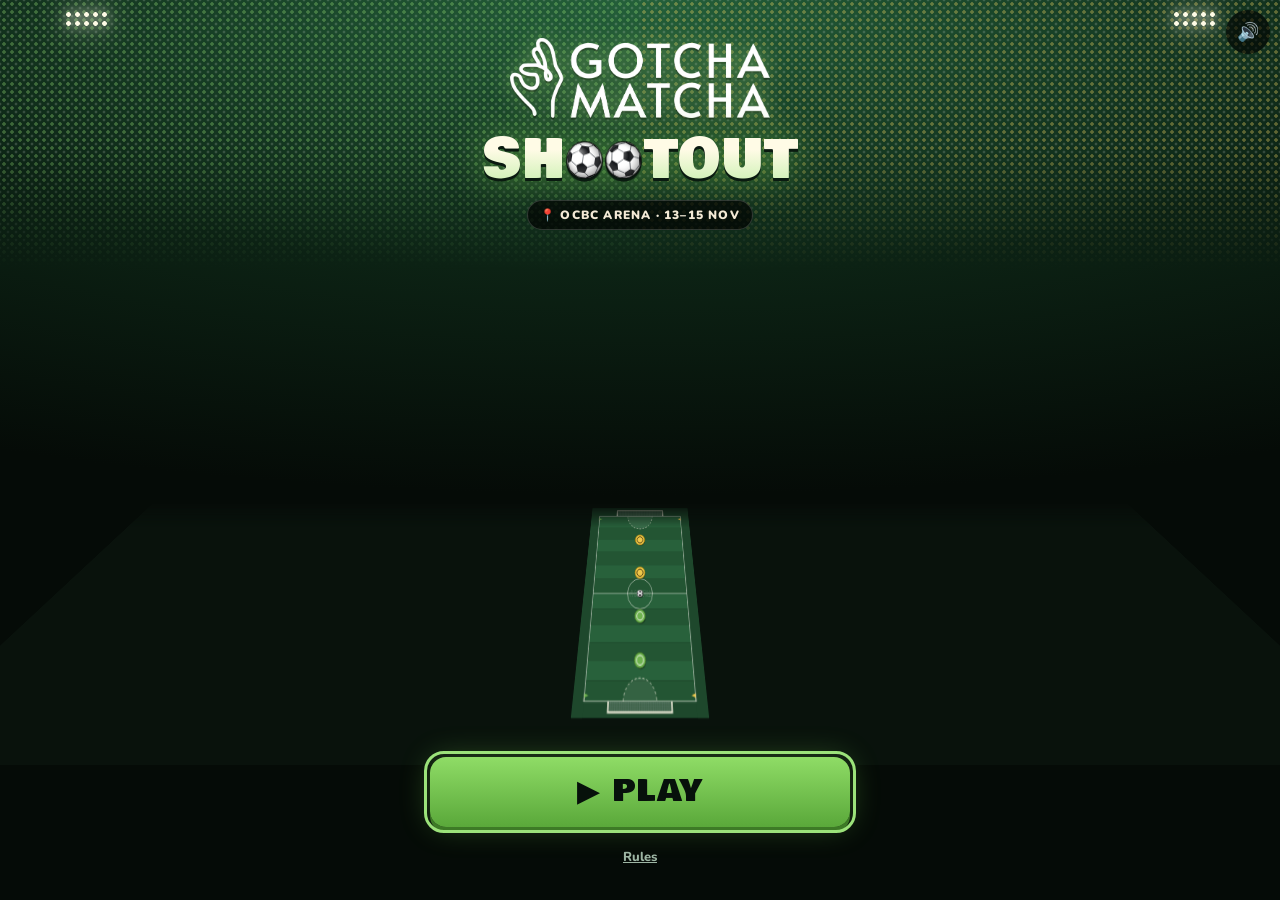
<file: 3v3/index.html>
<!doctype html>
<html lang="en">
<head>
<meta charset="utf-8">
<meta name="viewport" content="width=device-width, initial-scale=1, viewport-fit=cover">
<meta name="theme-color" content="#07110b">
<meta name="robots" content="noindex">
<title>Gotcha Shootout</title>
<meta name="description" content="Finger football at the Gotcha Matcha booth.">
<link rel="preconnect" href="https://fonts.googleapis.com">
<link rel="preconnect" href="https://fonts.gstatic.com" crossorigin>
<link rel="stylesheet" href="https://fonts.googleapis.com/css2?family=Nunito:wght@600;700;800;900&family=Bowlby+One&display=swap">
<link rel="stylesheet" href="assets/3v3.css?v=16">
</head>
<body>
<!-- Screens, ids and words = mock-up rev 4 (owner yes to rev 3 ~20:52 + "fewest words", DECISIONS 12 Nov). The skin lives in 3v3.css only. -->
<main class="app" id="app">
  <button class="sbtn" id="soundBtn" aria-pressed="true" aria-label="Sound on">🔊</button>
  <button class="tbtn" id="ticketBtn" aria-label="Your prize" hidden>🎟</button>
  <!-- rev 5–8 stadium behind every screen but the match: crowd, floodlight towers, sweeping beams, camera flashes -->
  <div class="stadium" id="stadium" aria-hidden="true"><div class="crowd"></div><div class="beam l"></div><div class="beam r"></div><div class="tower l"></div><div class="tower r"></div></div>

  <section class="scr" id="s-home">
    <canvas class="bgpitch" id="bgpitch" aria-hidden="true"></canvas>
    <img class="logo hero" src="../assets/img/logo-lockup-white.webp" alt="Gotcha Matcha" width="260" height="80">
    <h1 class="title" aria-label="Shootout">SH<b class="ballo"></b><b class="ballo"></b>TOUT</h1>
    <span class="chip">📍 OCBC ARENA · 13–15 NOV</span>
    <div class="spacer"></div>
    <button class="btn kick" id="goJoin">▶ PLAY</button>
    <div class="ticker" id="ticker" aria-hidden="true" hidden><span id="tickerTxt"></span></div>
    <a class="small lnk" href="rules/">Rules</a>
  </section>

  <section class="scr" id="s-join" hidden>
    <h2 class="h2">Follow our social to start the game</h2>   <!-- owner 13 Nov: IG only, his words as the one line, not just a button -->
    <div class="step">
      <a class="btn y" id="igJoin" target="_blank" rel="noopener">📷 Follow @gotchamatcha.sg</a>
    </div>
    <p class="err" id="tgErr" role="alert" hidden>Follow us first</p>
    <div class="spacer"></div>
    <button class="btn" id="goPick">▶ Play</button>
  </section>

  <section class="scr" id="s-mode" hidden>
    <button class="mode bot" id="mSolo"><span class="mtxt"><b>🤖 VS BOT</b><span id="mSoloSub">1 goal wins</span><i class="heat" aria-label="hardest">🔥🔥🔥🔥🔥</i></span><span class="mart big" aria-hidden="true">⚽</span></button>
    <button class="mode friends" id="mMulti"><span class="mtxt"><b>👥 FRIENDS</b><span id="mMultiSub">2–4 players</span></span><span class="mart"><svg class="jersey" viewBox="0 0 64 64" aria-hidden="true"><path d="M10 6 22 2Q32 9 42 2L54 6 64 18 54 26 50 22V62H14V22L10 26 0 18Z" fill="#6fbf4a" stroke="#0b1a10" stroke-width="2.5"/><text x="32" y="48" text-anchor="middle" font-family="Bowlby One, Impact" font-size="22" fill="#0b1a10">7</text></svg><svg class="jersey" viewBox="0 0 64 64" aria-hidden="true"><path d="M10 6 22 2Q32 9 42 2L54 6 64 18 54 26 50 22V62H14V22L10 26 0 18Z" fill="#fff3b0" stroke="#0b1a10" stroke-width="2.5"/><text x="32" y="48" text-anchor="middle" font-family="Bowlby One, Impact" font-size="22" fill="#0b1a10">10</text></svg></span></button>
  </section>

  <!-- owner ~05:36 (§16): FRIENDS = create a game or join one; no 1 V 1 / 2 V 2 choice (2–4 players) -->
  <section class="scr" id="s-multi" hidden>
    <h2 class="h2">👥 Friends</h2>
    <button class="mode pick" id="fCreate"><span class="mtxt"><b>＋ CREATE GAME</b><span>Get a code</span></span></button>
    <button class="mode pick y" id="fJoin"><span class="mtxt"><b>🔑 JOIN GAME</b><span>Type a code</span></span></button>
    <div class="spacer"></div>
    <button class="btn ghost" id="multiBack" aria-label="Back">↩</button>
  </section>

  <section class="scr" id="s-code" hidden>
    <h2 class="h2">Code</h2>
    <form class="coderow" id="joinForm" autocomplete="off">
      <input class="codein" id="codeIn" maxlength="4" autocomplete="off" autocapitalize="characters" spellcheck="false" placeholder="CODE" aria-label="Game code">
      <button class="btn y" id="joinGo" type="submit">Join</button>
    </form>
    <p class="err" id="codeErr" role="alert" hidden>Wrong code</p>
    <div class="spacer"></div>
    <button class="btn ghost" id="codeBack" aria-label="Back">↩</button>
  </section>

  <section class="scr" id="s-lobby" hidden>
    <p class="small" id="roomKind">1 V 1</p>
    <div class="count led" id="lCount">----</div>
    <p class="small" id="roomHint">Share this code</p>
    <div class="slots" id="slots"></div>
    <div class="spacer"></div>
    <p class="small" id="roomFoot"></p>
    <button class="btn" id="startGo" hidden>▶ Start</button>
    <button class="btn y" id="vsBot" hidden>🤖 vs Bot</button>
    <button class="btn ghost" id="leaveGo">Leave</button>
  </section>

  <section class="scr" id="s-match" hidden>
    <canvas id="pitch" aria-label="Football pitch. Your finger is your player: move it to hit the ball into the goal."></canvas>
    <div class="hud"><span class="tchip m" id="hudA">MATCHA</span><span class="hscore" id="hudScore" hidden>0 – 0</span><span class="tchip yz" id="hudB">YUZU</span><span class="clock" id="clock">60</span></div>
    <div class="banner" id="banner"></div>
    <div class="hint" id="hint" aria-label="Drag your player"><span class="fing">👆</span> ↑</div>
    <div class="offb" id="offBadge" hidden>Offline · no prize</div>
  </section>

  <section class="scr" id="s-result" hidden>
    <div class="trophy" id="trophy" aria-hidden="true">🏆</div>
    <h2 class="big" id="rTitle">WIN!</h2>
    <p class="pb" id="pb" hidden></p>
    <p class="small" id="rEyebrow">1 – 0</p>
    <p class="small" id="noPrize" hidden></p>
    <div class="prize" id="prize" hidden></div>   <!-- the voucher (assets/voucher.js) -->
    <div class="spacer"></div>
    <button class="btn" id="again">↻ Again</button>
    <button class="btn ghost" id="back" aria-label="Back">↩</button>
  </section>

  <!-- kill switch / no server (CTO G1 §9.5) -->
  <section class="scr" id="s-rest" hidden>
    <img class="logo" src="../assets/img/logo-lockup-white.webp" alt="Gotcha Matcha" width="132" height="40">
    <h2 class="h2">The game is resting</h2>
    <div class="step">
      <a class="btn y" id="restTg" target="_blank" rel="noopener">✈️ Telegram</a>
      <a class="btn ghost" id="restIg" target="_blank" rel="noopener">📷 Instagram</a>
    </div>
    <div class="spacer"></div>
    <button class="btn ghost" id="restRetry" aria-label="Try again">↻</button>
  </section>

  <canvas class="fxl" id="fx" aria-hidden="true"></canvas>
  <!-- the prize ticket: open from 🎟 on any screen until it is used or expires (adversarial S1: a code never vanishes) -->
  <div class="sheet" id="ticket" role="dialog" aria-label="Your prize" hidden>
    <div class="prize" id="tCard"></div>
    <button class="btn ghost" id="ticketClose" aria-label="Close">✕</button>
  </div>
  <div class="pill" id="pill" hidden>Reconnecting…</div>
  <div class="pill busy" id="busy" role="status" hidden><i class="spin" aria-hidden="true"></i>Full · 1 sec</div>
  <div class="toast" id="toast" hidden></div>
  <div class="dbg" id="dbg" hidden></div>
  <div class="ribbon" id="ribbon" hidden></div>
</main>
<script src="assets/sim.js?v=7"></script>
<script src="assets/logic.js?v=10"></script>
<script src="assets/net.js?v=8"></script>
<script src="assets/fake.js?v=12"></script>
<script src="assets/ball3d.js?v=1"></script>
<script src="assets/draw.js?v=6"></script>
<script src="assets/sfx.js?v=14"></script>
<script src="assets/fx.js?v=5"></script>
<script src="assets/voucher.js?v=2"></script>
<script src="assets/game.js?v=18"></script>
<script src="assets/titleballs.js?v=1"></script>
</body>
</html>
</file>
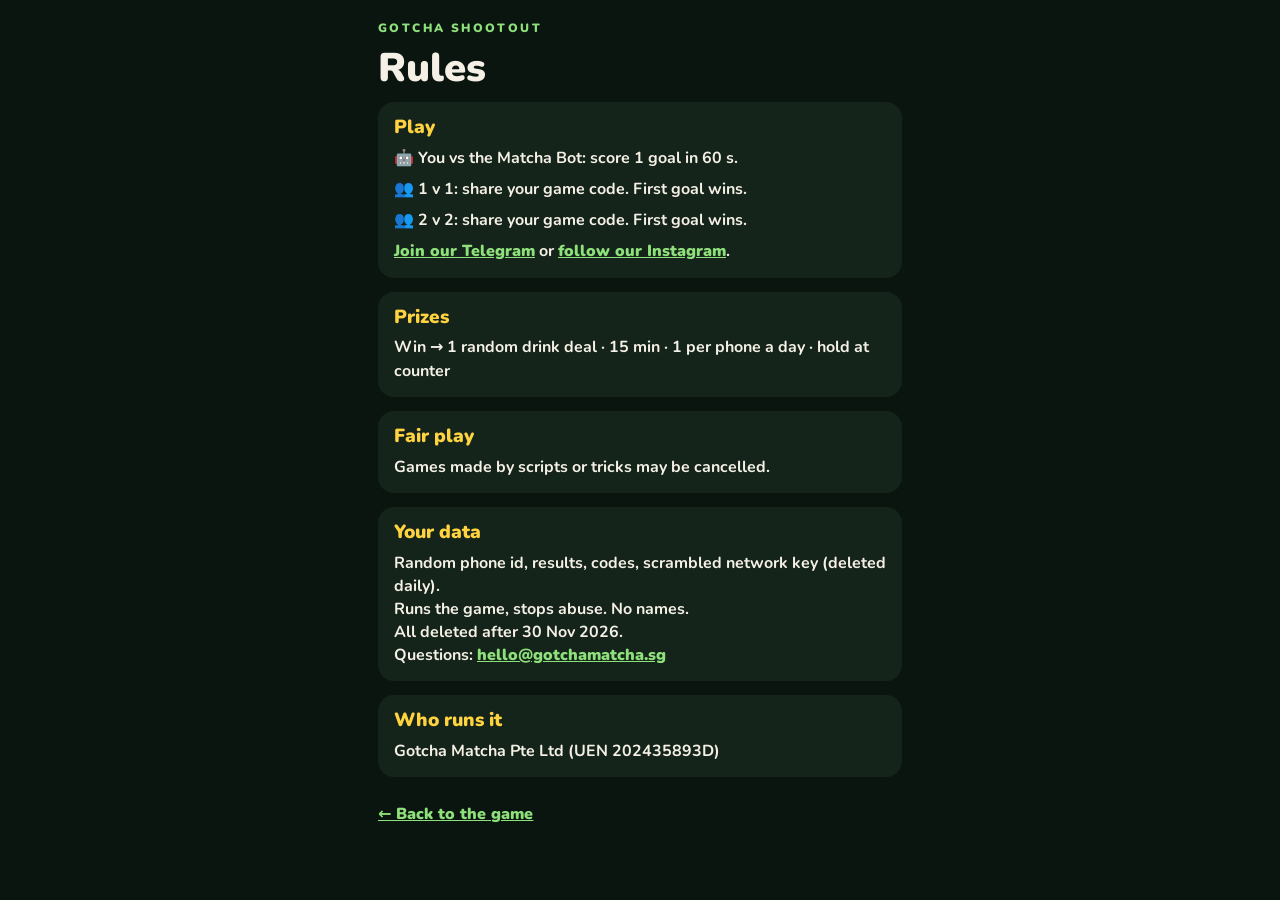
<file: 3v3/rules/index.html>
<!doctype html>
<html lang="en">
<head>
<meta name="robots" content="noindex">
<meta charset="utf-8">
<meta name="viewport" content="width=device-width, initial-scale=1, viewport-fit=cover">
<meta name="theme-color" content="#0b150f">
<title>Gotcha Shootout · Rules</title>
<meta name="description" content="Gotcha Shootout: how to play, prizes, fair play, your data, who runs it.">
<link rel="preconnect" href="https://fonts.googleapis.com">
<link rel="preconnect" href="https://fonts.gstatic.com" crossorigin>
<link rel="stylesheet" href="https://fonts.googleapis.com/css2?family=Nunito:wght@700;800;900&display=swap">
<style>
/* Rules: short lines only (owner 12 Nov ~20:52, "fewest words"), phone first (375 px). No script: the facts are fixed for the event. */
:root{--night:#0b150f;--card:#14241a;--cream:#f5f0e5;--muted:#a9b8ab;--green:#8ee07a;--yuzu:#ffd23f;--font:"Nunito",ui-rounded,system-ui,-apple-system,"Segoe UI",Roboto,sans-serif}
*{box-sizing:border-box}
html,body{margin:0;background:var(--night);color:var(--cream);font-family:var(--font);-webkit-text-size-adjust:100%}
main{max-width:560px;margin:0 auto;padding:calc(22px + env(safe-area-inset-top,0px)) max(18px,env(safe-area-inset-left,0px)) 40px;display:flex;flex-direction:column;gap:14px}
.eyebrow{margin:0;font:900 12px/1 var(--font);letter-spacing:.2em;color:var(--green)}
h1{margin:0;font:900 40px/1 var(--font)}
.card{background:var(--card);border-radius:16px;padding:14px 16px}
h2{margin:0 0 8px;font:900 19px/1.2 var(--font);color:var(--yuzu)}
p,li{margin:0;font:700 16px/1.45 var(--font)}
ul{margin:0;padding:0;list-style:none;display:flex;flex-direction:column;gap:8px}
a{color:var(--green);font-weight:900}
.back{display:inline-block;min-height:44px;padding:12px 0}
</style>
</head>
<body>
<main>
  <p class="eyebrow">GOTCHA SHOOTOUT</p>
  <h1>Rules</h1>

  <div class="card">
    <h2>Play</h2>
    <ul>
      <li>🤖 You vs the Matcha Bot: score 1 goal in 60 s.</li>
      <li>👥 1 v 1: share your game code. First goal wins.</li>
      <li>👥 2 v 2: share your game code. First goal wins.</li>
      <li><a href="https://t.me/gotchamatchasg" rel="noopener">Join our Telegram</a> or <a href="https://www.instagram.com/gotchamatcha.sg/" rel="noopener">follow our Instagram</a>.</li>
    </ul>
  </div>

  <div class="card">
    <h2>Prizes</h2>
    <p>Win → 1 random drink deal · 15 min · 1 per phone a day · hold at counter</p>
  </div>

  <div class="card">
    <h2>Fair play</h2>
    <p>Games made by scripts or tricks may be cancelled.</p>
  </div>

  <div class="card">
    <h2>Your data</h2>
    <!-- review #15: what is kept, why, and a contact -->
    <p>Random phone id, results, codes, scrambled network key (deleted daily).<br>Runs the game, stops abuse. No names.<br>All deleted after 30 Nov 2026.<br>Questions: <a href="mailto:hello@gotchamatcha.sg">hello@gotchamatcha.sg</a></p>
  </div>

  <div class="card">
    <h2>Who runs it</h2>
    <p>Gotcha Matcha Pte Ltd (UEN 202435893D)</p>
  </div>

  <a class="back" href="../">← Back to the game</a>
</main>
</body>
</html>
</file>
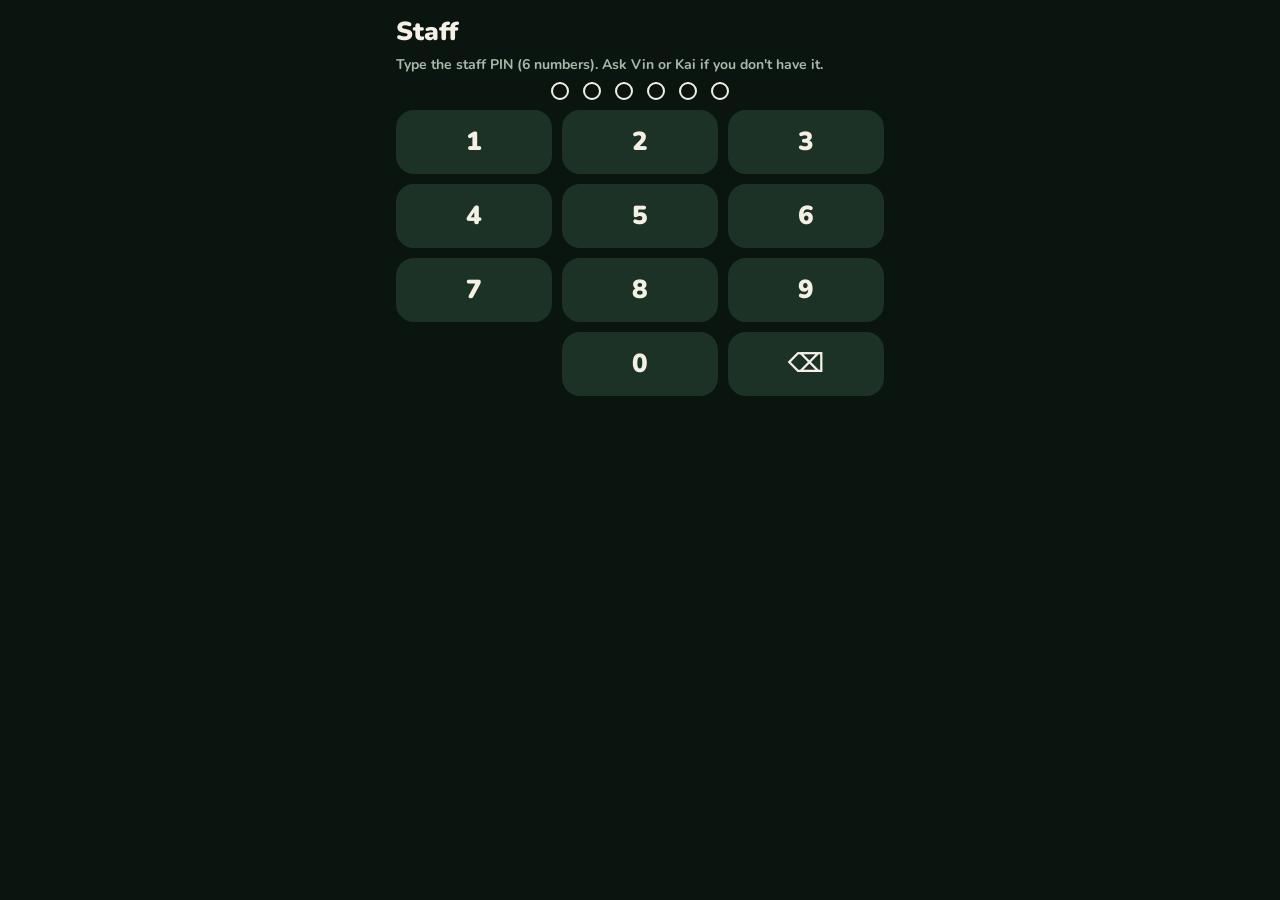
<file: 3v3/staff/index.html>
<!doctype html>
<html lang="en">
<head>
<meta charset="utf-8">
<meta name="viewport" content="width=device-width, initial-scale=1, viewport-fit=cover">
<meta name="theme-color" content="#0b150f">
<meta name="robots" content="noindex">
<title>Gotcha Shootout · Staff</title>
<link rel="preconnect" href="https://fonts.googleapis.com">
<link rel="preconnect" href="https://fonts.gstatic.com" crossorigin>
<link rel="stylesheet" href="https://fonts.googleapis.com/css2?family=Nunito:wght@700;800;900&display=swap">
<style>
/* Staff phone at the booth: one column, big targets (≥ 44 px), green / red / amber only for meaning. */
:root{--night:#0b150f;--card:#14241a;--cream:#f5f0e5;--muted:#a9b8ab;--green:#8ee07a;--red:#ff8a7a;--amber:#ffc65c;--font:"Nunito",ui-rounded,system-ui,-apple-system,"Segoe UI",Roboto,sans-serif}
*{box-sizing:border-box}
html,body{margin:0;background:var(--night);color:var(--cream);font-family:var(--font);-webkit-text-size-adjust:100%}
main{max-width:520px;margin:0 auto;padding:calc(18px + env(safe-area-inset-top,0px)) max(16px,env(safe-area-inset-left,0px)) 40px;display:flex;flex-direction:column;gap:16px}
h1{margin:0;font:900 26px/1.1 var(--font)}
h2{margin:0;font:900 19px/1.2 var(--font)}
p{margin:0}
.sub{font:700 14px/1.4 var(--font);color:var(--muted)}
.test{background:#ffd23f;color:#0b1a10;font:900 12px/1 var(--font);letter-spacing:.06em;padding:8px 10px;border-radius:8px;text-align:center}
.top{display:flex;justify-content:space-between;align-items:center;gap:10px}
.dots{display:flex;gap:14px;justify-content:center;margin:8px 0}
.dots i{width:18px;height:18px;border-radius:50%;border:2px solid var(--cream)}
.dots i.f{background:var(--cream)}
.pad{display:grid;grid-template-columns:repeat(3,1fr);gap:10px}
.pad button{min-height:64px;border-radius:18px;border:0;background:#1d3226;color:var(--cream);font:900 26px/1 var(--font);cursor:pointer}
.pad button:active{background:#2a4535}
.err{font:800 15px/1.35 var(--font);color:var(--red)}
.how{background:var(--card);border-radius:14px;padding:12px 14px;font:800 15px/1.4 var(--font)}
.code{width:100%;min-height:76px;border-radius:16px;border:3px solid #3b5a46;background:#0e1c14;color:var(--cream);text-align:center;
  font:900 44px/1 ui-monospace,Menlo,Consolas,monospace;letter-spacing:.22em;padding:0 0 0 .22em;text-transform:uppercase}
.code:focus{outline:none;border-color:var(--green)}
.row{display:flex;justify-content:space-between;align-items:center;gap:10px}
.card{border-radius:18px;padding:16px;background:var(--card);display:flex;flex-direction:column;gap:6px;border:2px solid transparent}
.card .head{font:900 40px/1 var(--font);letter-spacing:.02em}
.card p{font:800 17px/1.35 var(--font)}
.card.warn{border-color:var(--amber)} .card.warn .head{color:var(--amber);font-size:26px}
.card.bad{border-color:var(--red)} .card.bad .head{color:var(--red);font-size:30px}
.status{border-radius:18px;padding:16px;display:flex;flex-direction:column;gap:6px}
.status .head{font:900 28px/1.1 var(--font)}
.status p{font:800 16px/1.35 var(--font)}
.status.ok{background:#1f6b2f;color:#fff} .status.bad{background:#8d2418;color:#fff} .status.warn{background:#7a5400;color:#fff} .status.info{background:#1d3226}
.hold{position:relative;overflow:hidden;width:100%;min-height:72px;border-radius:18px;border:3px solid var(--green);background:transparent;color:var(--cream);
  font:900 21px/1 var(--font);cursor:pointer;touch-action:none;user-select:none;-webkit-user-select:none;-webkit-touch-callout:none}
.hold .fill{position:absolute;top:0;bottom:0;left:0;width:100%;background:#2f8a3f;transform-origin:left;-webkit-transform:scaleX(0);transform:scaleX(0)}
.hold.on .fill{transition:transform 1.5s linear;-webkit-transform:scaleX(1);transform:scaleX(1)}
.hold.done .fill{-webkit-transform:scaleX(1);transform:scaleX(1)}
.hold .t{position:relative}
.hold[disabled]{opacity:.7}
.btn{min-height:52px;border-radius:14px;border:0;background:#2a3b31;color:var(--cream);font:900 17px/1 var(--font);padding:0 18px;cursor:pointer}
.tiles{display:grid;grid-template-columns:repeat(3,1fr);gap:8px}
.tile{background:var(--card);border-radius:12px;padding:10px;display:flex;flex-direction:column;gap:4px}
.tile b{font:900 26px/1 var(--font);font-variant-numeric:tabular-nums}
.tile span{font:800 13px/1.2 var(--font);color:var(--muted)}
.bstat{font:900 24px/1.1 var(--font)} .bstat.ok{color:var(--green)} .bstat.warn{color:var(--amber)}
.seg{display:grid;grid-template-columns:repeat(3,1fr);gap:8px}
.seg button{min-height:56px;border-radius:14px;border:2px solid #3b5a46;background:transparent;color:var(--cream);font:900 17px/1 var(--font);cursor:pointer}
.seg button[aria-pressed="true"]{background:var(--cream);color:#0b1a10;border-color:var(--cream)}
.seg button[disabled]{opacity:.6}
.stale{background:#3a2a12;color:#ffd9a0;border-radius:12px;padding:10px 12px;font:800 14px/1.35 var(--font)}
[hidden]{display:none!important}
@media (prefers-reduced-motion:reduce){.hold.on .fill{transition-duration:0s}}
</style>
</head>
<body>
<main>
  <p class="test" id="test" hidden></p>
  <section id="login">
    <h1>Staff</h1>
    <p class="sub" style="margin-top:8px">Type the staff PIN (6 numbers). Ask Vin or Kai if you don't have it.</p>
    <div class="dots" id="dots" aria-hidden="true"><i></i><i></i><i></i><i></i><i></i><i></i></div>
    <p class="err" id="pinErr" role="alert" hidden></p>
    <div class="pad" id="pad" style="margin-top:10px"></div>
  </section>
  <section id="main" hidden style="display:flex;flex-direction:column;gap:14px">
    <div class="top"><h1>Check a prize code</h1><button class="btn" id="logout" type="button" style="min-height:44px;font-size:14px">Log out</button></div>
    <p class="how">Player holds USE on their phone · check any code here · phone dead? hold to redeem here · codes last 15 min</p>
    <input class="code" id="code" maxlength="10" placeholder="CODE" aria-label="Prize code, 6 characters" autocomplete="off" autocorrect="off"
      autocapitalize="characters" spellcheck="false" inputmode="text" enterkeyhint="done">
    <div class="row"><span class="sub" id="count">0 of 6</span><span class="sub" id="drop" hidden>Codes never use O 0 I 1 L S 5 B 8 Z 2 G</span></div>
    <div class="card" id="card" hidden aria-live="polite"><div class="head" id="head"></div><div id="lines"></div></div>
    <div class="status" id="status" hidden role="status"><div class="head" id="sHead"></div><div id="sLines"></div></div>
    <button class="hold" id="hold" type="button" hidden><span class="fill"></span><span class="t" id="holdT">Hold 1.5 s to redeem</span></button>
    <div class="row"><button class="btn" id="retry" type="button" hidden>Try again</button><button class="btn" id="next" type="button" hidden style="margin-left:auto">Next code</button></div>
    <h2 style="margin-top:12px">Booth</h2>
    <p class="bstat" id="bStat">Game: ?</p>
    <button class="hold" id="pause" type="button" hidden><span class="fill"></span><span class="t" id="pauseT"></span></button>
    <p class="sub">Pause = no new games.</p>
    <p class="bstat" id="bBot">Bot: ?</p>
    <div class="seg" id="levels" role="group" aria-label="Matcha Bot level"><button type="button" data-l="0.8" aria-pressed="false">Easier</button><button type="button" data-l="1" aria-pressed="false">Normal</button><button type="button" data-l="1.2" aria-pressed="false">Harder</button></div>
    <p class="sub">Bot level = single player, from the next game.</p>
    <p class="err" id="bErr" role="alert" hidden></p>
    <h2 style="margin-top:12px">Today</h2>
    <p class="stale" id="stale" hidden>No signal: these numbers may be old.</p>
    <div class="tiles" id="tiles"></div>
    <p class="sub"><span id="updated"></span> · Plays = people's games, not bots.</p>
  </section>
</main>
<script src="staff.js?v=4"></script>
</body>
</html>
</file>
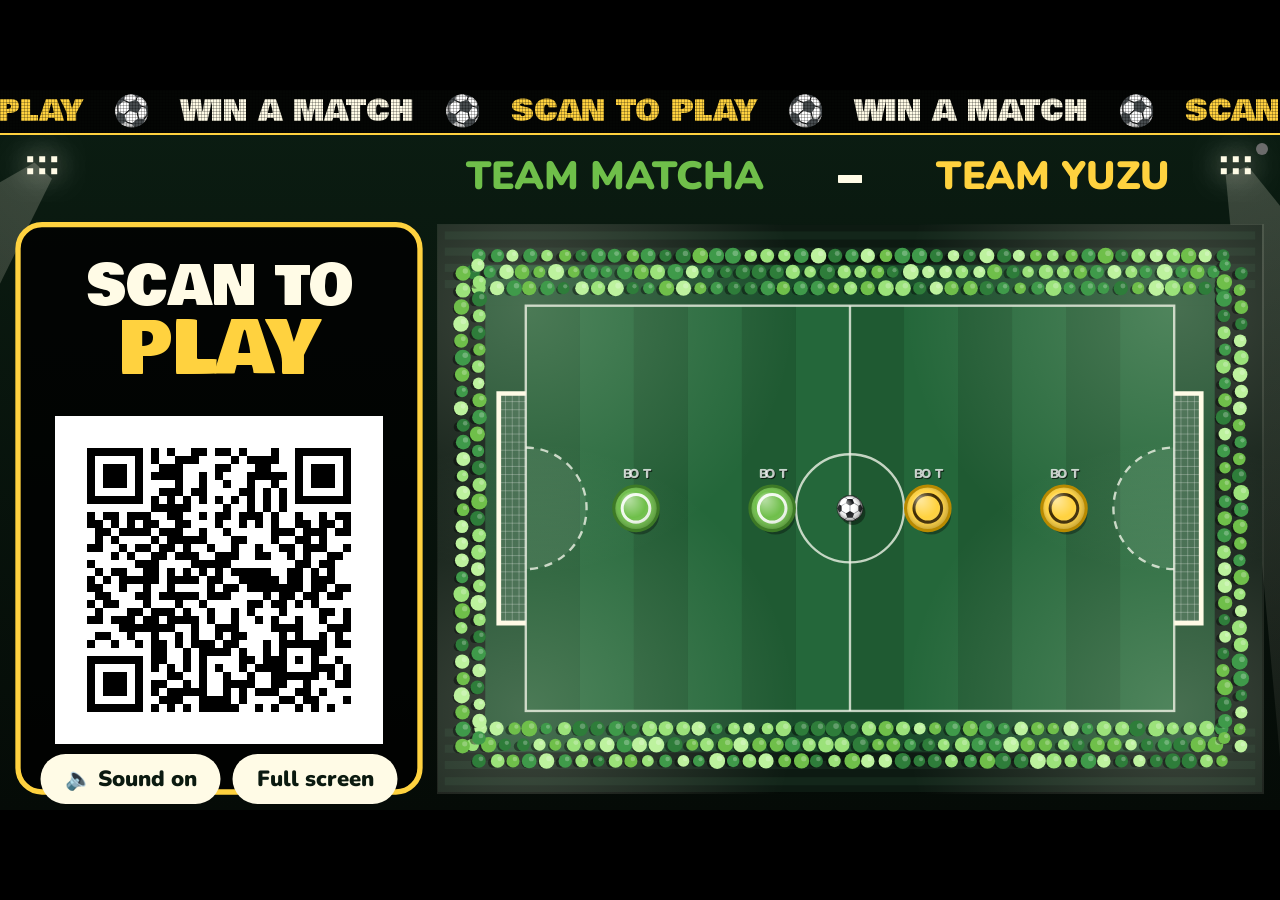
<file: 3v3/wall/index.html>
<!doctype html>
<html lang="en">
<head>
<meta charset="utf-8">
<meta name="viewport" content="width=device-width, initial-scale=1">
<meta name="robots" content="noindex">
<title>Gotcha Shootout · Big screen</title>
<link rel="preconnect" href="https://fonts.googleapis.com">
<link rel="preconnect" href="https://fonts.gstatic.com" crossorigin>
<link rel="stylesheet" href="https://fonts.googleapis.com/css2?family=Nunito:wght@700;900&family=Bowlby+One&display=swap">
<style>
/* The big screen: one canvas, letterboxed 16:9. Old TV browsers: top/left, no `inset`, no newer CSS. */
/* the hand-drawn GOAL banner (the website's lettering); a missing file falls back to the next source, then to Bowlby One */
@font-face{font-family:"Gotcha";src:url(../../assets/fonts/gotcha.woff?v=1) format("woff"),url(../assets/fonts/gotcha.woff?v=1) format("woff");font-display:swap}
html,body{margin:0;height:100%;background:#000;overflow:hidden;color:#fffbe6;font-family:Nunito,"Arial Rounded MT Bold",Arial,sans-serif}
#wall{position:absolute;top:0;left:0;display:block}
#ctl{position:fixed;z-index:5;bottom:9%;left:50%;-webkit-transform:translateX(-50%);transform:translateX(-50%);white-space:nowrap;opacity:0;transition:opacity .6s;pointer-events:none}
#ctl.show{opacity:1;pointer-events:auto}
#ctl button{border:0;border-radius:999px;background:#fffbe6;color:#0b1a10;font:900 22px/1 Nunito,Arial,sans-serif;padding:14px 24px;margin:0 6px;cursor:pointer}
#ctl button:focus{outline:5px solid #6fbf4a;outline-offset:2px}
#status{position:fixed;z-index:4;top:12px;right:16px;font:900 13px/1 Nunito,Arial,sans-serif;letter-spacing:1px;color:#9db5a3}
#net{display:inline-block;width:12px;height:12px;border-radius:50%;background:#6b6b6b;vertical-align:-1px;margin-left:8px}
#net.on{background:#6fbf4a}
#test{background:#ffd23f;color:#0b1a10;padding:4px 8px;border-radius:4px}
@media (prefers-reduced-motion:reduce){#ctl{transition:none}}
</style>
</head>
<body>
<canvas id="wall" width="1920" height="1080" aria-label="Gotcha Shootout: the match on the big screen. Scan the banner QR to play."></canvas>
<div id="ctl"><button id="sound" type="button">🔈 Sound on</button><button id="full" type="button">Full screen</button></div>
<div id="status"><span id="test" hidden></span><i id="net" aria-hidden="true"></i></div>
<!-- old TV browsers have no globalThis; sim.js sets globalThis.Sim3 -->
<script>if (typeof globalThis === "undefined") window.globalThis = window;</script>
<script src="../assets/sim.js?v=7"></script>
<script src="../../assets/vendor/qrcode.min.js?v=1"></script>
<script src="../assets/ball3d.js?v=1"></script>
<script src="wall.js?v=9"></script>
</body>
</html>
</file>
<file: 3v3/assets/3v3.css>
/* Gotcha Shootout 3v3 — the phone page. The look is the approved mock-up rev 2 (owner yes 12 Nov 2026 ~20:20): floodlit night pitch,
   Bowlby One + Nunito, Matcha green vs Yuzu yellow. The mock-up's phone frame is gone: the page fills the screen, inside the safe areas. */
:root{
  --night:#07110b; --turf:#0f2a1a; --panel:#13241a; --line:#eef3e6; --cream:#f3ead6; --muted:#9db5a3;
  --matcha:#6fbf4a; --matcha-d:#3d7a26; --yuzu:#ffd23f; --yuzu-d:#b88a00; --flood:#fffbe6; --danger:#ff6b5b;
  --f-display:"Bowlby One","Arial Black",Impact,sans-serif; --f-body:"Nunito",ui-rounded,"Segoe UI",system-ui,sans-serif;
  --st:env(safe-area-inset-top,0px); --sb:env(safe-area-inset-bottom,0px); --sl:env(safe-area-inset-left,0px); --sr:env(safe-area-inset-right,0px);
  color-scheme:dark;
}
*{box-sizing:border-box}
html,body{height:100%;margin:0;overflow:hidden;overscroll-behavior:none}
body{background:var(--night);color:var(--cream);font:600 15px/1.4 var(--f-body);-webkit-tap-highlight-color:transparent;-webkit-text-size-adjust:100%;
  user-select:none;-webkit-user-select:none;-webkit-touch-callout:none;touch-action:manipulation}
[hidden]{display:none!important}
button{font-family:inherit}
a{color:var(--yuzu)}
.app{position:fixed;top:0;right:0;bottom:0;left:0;overflow:hidden;background:radial-gradient(900px 600px at 30% -10%,#173a24 0%,var(--night) 60%),var(--night)}
.scr{position:absolute;top:0;right:0;bottom:0;left:0;display:flex;flex-direction:column;align-items:center;gap:14px;text-align:center;overflow-y:auto;
  overscroll-behavior:contain;padding:calc(var(--st) + 24px) calc(var(--sr) + 20px) calc(var(--sb) + 26px) calc(var(--sl) + 20px)}
.scr>*{position:relative;flex-shrink:0}
.scr>.bgpitch{position:absolute;top:0;right:0;bottom:0;left:0;width:100%;height:100%;opacity:.38;filter:saturate(.9);pointer-events:none}
.logo{width:132px;height:auto;margin-top:6px}
/* owner 13 Nov ~06:50: "make the gotcha matcha font size bigger … make it pop": the home logo twice the size, with a breathing green glow */
.logo.hero{width:260px;max-width:72vw;margin-top:14px;filter:drop-shadow(0 0 10px rgba(155,226,122,.75)) drop-shadow(0 2px 0 rgba(0,0,0,.5));animation:logoGlow 2.4s ease-in-out infinite}
@keyframes logoGlow{50%{filter:drop-shadow(0 0 22px rgba(155,226,122,.95)) drop-shadow(0 2px 0 rgba(0,0,0,.5))}}
@media (prefers-reduced-motion:reduce){.logo.hero{animation:none}}
.title{font:400 54px/.92 var(--f-display);margin:8px 0 0;letter-spacing:1px;text-shadow:0 0 24px #6fbf4a66,0 4px 0 #0008}
.title small{display:block;font-size:30px;color:var(--yuzu);letter-spacing:3px;margin-top:4px}
.lede{font:800 19px/1.3 var(--f-body);margin:0;max-width:320px}
.spacer{flex:1 1 auto}
.btn{appearance:none;border:0;cursor:pointer;font:900 19px/1 var(--f-body);color:var(--night);background:var(--matcha);border-radius:16px;padding:18px 20px;width:100%;max-width:420px;
  min-height:52px;box-shadow:0 5px 0 var(--matcha-d),0 0 30px #6fbf4a55;transition:transform .08s;text-decoration:none;display:flex;align-items:center;justify-content:center;gap:8px}
.btn:active{transform:translateY(3px);box-shadow:0 2px 0 var(--matcha-d)}
.btn:focus-visible,.team:focus-visible,.sbtn:focus-visible,.lnk:focus-visible{outline:3px solid var(--flood);outline-offset:3px}
.btn.y{background:var(--yuzu);box-shadow:0 5px 0 var(--yuzu-d),0 0 30px #ffd23f44}
.btn.ghost{background:transparent;color:var(--cream);box-shadow:inset 0 0 0 2px #ffffff40}
.btn[disabled]{opacity:.35;cursor:not-allowed}
.small{font:700 13px/1.35 var(--f-body);color:var(--muted);margin:0}
.lnk{appearance:none;background:none;border:0;padding:8px;color:var(--muted);font:800 13px/1.3 var(--f-body);text-decoration:underline;cursor:pointer}
.ribbon-on .scr:not(#s-match){padding-bottom:calc(var(--sb) + 48px)}
.ribbon{position:absolute;left:0;right:0;bottom:0;z-index:30;font:800 10px/1 var(--f-body);letter-spacing:1.4px;text-transform:uppercase;text-align:center;color:var(--night);
  background:var(--yuzu);padding:6px 4px calc(var(--sb) + 7px);pointer-events:none}
.sbtn{position:absolute;top:calc(var(--st) + 10px);right:calc(var(--sr) + 10px);z-index:31;width:44px;height:44px;border-radius:50%;border:0;background:#0009;color:var(--cream);font-size:18px;cursor:pointer}
.tbtn{position:absolute;top:calc(var(--st) + 10px);left:calc(var(--sl) + 10px);z-index:31;width:44px;height:44px;border-radius:50%;border:0;background:var(--yuzu);color:var(--night);font-size:22px;cursor:pointer;box-shadow:0 0 18px #ffd23f88}
.sheet{position:absolute;top:0;right:0;bottom:0;left:0;z-index:35;background:#07110bf2;display:flex;flex-direction:column;align-items:center;justify-content:center;gap:16px;
  padding:calc(var(--st) + 24px) calc(var(--sr) + 20px) calc(var(--sb) + 24px) calc(var(--sl) + 20px)}
.sheet .btn{max-width:120px}
.prize .by{font:900 18px/1 var(--f-body);text-align:center}
.prize .by:empty{display:none}
#noPrize{font-size:15px;color:var(--flood)}
.offb{position:absolute;left:50%;top:calc(var(--st) + 58px);transform:translateX(-50%);z-index:6;background:#000c;color:var(--yuzu);font:900 12px/1 var(--f-body);letter-spacing:.5px;padding:7px 10px;border-radius:999px;pointer-events:none;white-space:nowrap}
.pill{position:absolute;left:50%;top:calc(var(--st) + 58px);transform:translateX(-50%);z-index:40;background:var(--danger);color:var(--night);font:900 14px/1 var(--f-body);
  padding:10px 16px;border-radius:999px;box-shadow:0 6px 20px #0008;white-space:nowrap;pointer-events:none}
.pill.busy{background:var(--yuzu)}
.spin{display:inline-block;width:12px;height:12px;margin-right:8px;vertical-align:-2px;border:2px solid currentColor;border-right-color:transparent;border-radius:50%;animation:spin .8s linear infinite}
.dbg{position:absolute;left:calc(var(--sl) + 8px);bottom:calc(var(--sb) + 30px);z-index:41;background:#000c;color:#9f9;font:700 11px/1.3 ui-monospace,Menlo,monospace;padding:4px 6px;border-radius:6px;pointer-events:none;white-space:pre}

/* join */
.h2{font:400 30px/1 var(--f-display);margin:4px 0 0;letter-spacing:.5px}
.step{width:100%;max-width:420px;background:#0e1f15e6;border:1px solid #ffffff1c;border-radius:18px;padding:16px;display:flex;flex-direction:column;gap:12px;text-align:left}
.step h3{margin:0;font:900 18px/1.2 var(--f-body)}
.step .btn{font-size:17px;padding:15px 12px}
.btn.tg{background:#2aabee;color:#fff;box-shadow:0 5px 0 #1a7fb5,0 0 24px #2aabee44}
.btn.ig{background:linear-gradient(45deg,#f9a03f,#e1306c 55%,#8a3ab9);color:#fff;box-shadow:0 5px 0 #8a2350,0 0 24px #e1306c44}
.done{color:var(--matcha);font-weight:900}
.err{margin:0;color:var(--night);background:var(--danger);font:900 14px/1.3 var(--f-body);padding:10px 12px;border-radius:12px;width:100%;max-width:420px}

/* pick */
.teams{display:grid;grid-template-columns:1fr 1fr;gap:10px;width:100%;max-width:420px}
.team{appearance:none;cursor:pointer;border:0;border-radius:16px;padding:16px 8px;min-height:60px;font:900 18px/1.1 var(--f-body);color:var(--night);display:flex;flex-direction:column;gap:6px;align-items:center;justify-content:center}
.team.m{background:var(--matcha);box-shadow:0 5px 0 var(--matcha-d)}
.team.yz{background:var(--yuzu);box-shadow:0 5px 0 var(--yuzu-d)}
.team span{font:800 12px/1 var(--f-body);opacity:.75}
.team[disabled]{opacity:.3;cursor:not-allowed}

/* mode, code box (rev 4) */
.mode{appearance:none;cursor:pointer;width:100%;max-width:420px;border:0;border-radius:20px;padding:22px 18px;text-align:left;display:flex;flex-direction:column;gap:6px;color:var(--night);background:var(--matcha);box-shadow:0 5px 0 var(--matcha-d)}
.mode b{font:400 26px/1 var(--f-display);letter-spacing:.5px}
.mode span{font:800 15px/1.2 var(--f-body)}
.mode[disabled]{opacity:.4;cursor:not-allowed}
.coderow{display:flex;gap:10px;width:100%;max-width:420px;margin:46px 0 0}   /* rev 9: "CODE [____] Join" first, below the sound button */
.coderow .btn{flex:0 0 auto;width:auto;padding:14px 20px}
.coderow .codein{font-size:26px;padding:10px}
.codein:disabled{opacity:.4}
.mode:focus-visible,.codein:focus-visible,.slot:focus-visible{outline:3px solid var(--flood);outline-offset:3px}
.row{display:flex;gap:10px;width:100%;max-width:420px;margin:0}
.row .btn{flex:0 0 auto;width:auto;padding:16px 18px}
.codein{flex:1;min-width:0;font:400 30px/1 var(--f-display);letter-spacing:8px;text-align:center;text-transform:uppercase;padding:12px;border-radius:14px;border:2px solid #ffffff33;
  background:#0e1f15;color:var(--flood);user-select:text;-webkit-user-select:text}
.toast{position:absolute;left:50%;bottom:calc(var(--sb) + 104px);transform:translateX(-50%);z-index:40;background:var(--flood);color:var(--night);font:900 14px/1.25 var(--f-body);
  padding:10px 14px;border-radius:12px;box-shadow:0 6px 20px #0008;max-width:86%;text-align:center}

/* lobby */
.count{font:400 92px/1 var(--f-display);color:var(--flood);text-shadow:0 0 30px #fffbe688;font-variant-numeric:tabular-nums}
.slots{display:grid;grid-template-columns:1fr 1fr;gap:12px;width:100%;max-width:420px}
.slots h4{margin:0 0 6px;font:900 14px/1 var(--f-body);letter-spacing:1px}
.slot{display:flex;align-items:center;gap:8px;padding:8px;border-radius:12px;background:#ffffff0d;margin-bottom:6px;font:800 13px/1.1 var(--f-body);text-align:left;min-height:46px}
.slot canvas{width:30px;height:30px;flex:0 0 30px}
.slot.me{background:#ffffff1f;box-shadow:inset 0 0 0 2px var(--flood)}
.slot .who{display:flex;flex-direction:column;gap:2px}
.slot .who i{font-style:normal;font-weight:700;color:var(--muted);font-size:11px}
.slot.empty{color:var(--muted);border:1px dashed #ffffff2a;background:transparent;justify-content:center;font-size:20px}
.slot{appearance:none;width:100%;border:0;color:var(--cream);cursor:pointer}
.slot[disabled]{cursor:default}
.slot .mark{margin-left:auto;font-size:15px}

/* match: no scroll, no zoom, no pull-to-refresh while a finger is on the pitch */
#s-match{padding:0;overflow:hidden;touch-action:none}
#pitch{position:absolute;top:0;right:0;bottom:0;left:0;width:100%;height:100%;touch-action:none}
.hud{position:absolute;top:calc(var(--st) + 12px);left:calc(var(--sl) + 12px);right:calc(var(--sr) + 64px);z-index:5;display:flex;align-items:center;gap:8px;pointer-events:none}
.tchip{font:900 12px/1 var(--f-body);letter-spacing:1px;padding:7px 9px;border-radius:999px;color:var(--night);white-space:nowrap}
.hscore{font:400 26px/1 var(--f-display);color:var(--flood);text-shadow:0 0 14px #000,0 2px 0 #000a;white-space:nowrap;font-variant-numeric:tabular-nums}   /* the live score, Matcha – Yuzu */
.tchip.me{box-shadow:0 0 0 2px var(--flood)}
.tchip.m{background:var(--matcha)} .tchip.yz{background:var(--yuzu)} .tchip.ch{background:var(--flood);letter-spacing:.3px;min-width:0;overflow:hidden;text-overflow:ellipsis}
.clock{margin-left:auto;font:400 22px/1 var(--f-display);color:var(--flood);min-width:40px;text-align:right;font-variant-numeric:tabular-nums}
.banner{position:absolute;left:0;right:0;top:42%;z-index:6;text-align:center;font:400 46px/1 var(--f-display);color:var(--flood);text-shadow:0 0 30px #000,0 4px 0 #000a;pointer-events:none;transition:opacity .25s;padding:0 12px}
.banner small{display:block;font:900 16px/1.2 var(--f-body);letter-spacing:.5px;margin-top:8px}
@keyframes fingmove{0%,100%{transform:translate(-14px,6px)}50%{transform:translate(14px,-6px)}}
.fing{display:inline-block;animation:fingmove 1.2s ease-in-out infinite}
.hint{position:absolute;left:50%;bottom:calc(var(--sb) + 52px);transform:translateX(-50%);z-index:6;background:#000b;padding:10px 14px;border-radius:999px;font:900 14px/1 var(--f-body);white-space:nowrap;pointer-events:none}
.fxl{position:absolute;top:0;left:0;width:100%;height:100%;z-index:20;pointer-events:none}

/* result */
.big{font:400 52px/.95 var(--f-display);margin:6px 0 0;text-shadow:0 0 30px #ffd23f66}
.big{font-size:64px;margin-top:24px}
#rEyebrow{letter-spacing:1.4px;font-size:18px;color:var(--flood)}
.prize{width:100%;max-width:420px;border-radius:20px;padding:18px 16px;background:var(--cream);color:var(--night);display:flex;flex-direction:column;gap:6px;position:relative;overflow:hidden}
.prize .k{font:800 11px/1 var(--f-body);letter-spacing:1.4px;text-transform:uppercase;color:#4a5b4f}
.prize .v{font:400 30px/1 var(--f-display)}
.prize .code{font:900 32px/1 ui-monospace,Menlo,monospace;letter-spacing:4px;margin-top:6px;background:#0b1a10;color:var(--flood);border-radius:10px;padding:10px;text-align:center}
.prize .used{font:900 15px/1.2 var(--f-body);color:#fff;background:#7a2a20;border-radius:10px;padding:8px 10px;text-align:center}
.prize.is-used .code{opacity:.4;text-decoration:line-through}
.prize .s{font:800 15px/1.3 var(--f-body)}
@media (max-height:640px){.title{font-size:44px}.count{font-size:72px}.big{font-size:42px}}
@media (prefers-reduced-motion:reduce){.btn,.banner{transition:none}.fing{animation:none}}

/* ---------- mock-up rev 5–8 (owner yes ~21:48): the stadium skin ---------- */
.stadium{position:absolute;top:0;right:0;bottom:0;left:0;overflow:hidden;z-index:0;pointer-events:none;
  background:radial-gradient(120% 55% at 50% 0%,#24603a 0%,#0c2214 55%,#050b07 100%)}
.scr{z-index:1;overflow-x:hidden}   /* the tilted demo pitch and the ticker run past the edges: never a sideways scroll */
.crowd{position:absolute;left:0;right:0;top:0;height:30%;-webkit-mask-image:linear-gradient(#000 55%,transparent);mask-image:linear-gradient(#000 55%,transparent)}
.crowd::before,.crowd::after{content:"";position:absolute;top:0;bottom:0;width:50%}
.crowd::before{left:0;background:radial-gradient(circle,#9be27a55 0 1.5px,transparent 2px) 0 0/8px 8px,radial-gradient(circle,#ffffff2a 0 1.2px,transparent 1.7px) 4px 4px/8px 8px}
.crowd::after{right:0;background:radial-gradient(circle,#ffe06a55 0 1.5px,transparent 2px) 0 0/8px 8px,radial-gradient(circle,#ffffff2a 0 1.2px,transparent 1.7px) 4px 4px/8px 8px}
.tower{position:absolute;top:calc(var(--st) + 10px);width:44px;height:20px;border-radius:4px;background:radial-gradient(circle,#fffbe6 0 2px,transparent 2.7px) 0 0/9px 9px;filter:drop-shadow(0 0 6px #fffbe6) drop-shadow(0 0 16px #fffbe6aa)}
.tower.l{left:64px}.tower.r{right:64px}
.beam{position:absolute;top:18px;width:70%;height:120%;background:linear-gradient(180deg,#fffbe62e,#fffbe600 75%);filter:blur(4px);clip-path:polygon(0 0,12% 0,100% 100%,40% 100%)}
.beam.l{left:30px;transform-origin:0 0;animation:sweepL 7s ease-in-out infinite alternate}
.beam.r{right:30px;transform-origin:100% 0;clip-path:polygon(88% 0,100% 0,60% 100%,0 100%);animation:sweepR 8s ease-in-out infinite alternate}
@keyframes sweepL{from{transform:rotate(-8deg)}to{transform:rotate(14deg)}}
@keyframes sweepR{from{transform:rotate(8deg)}to{transform:rotate(-14deg)}}
.stadium .flash{position:absolute;width:4px;height:4px;border-radius:50%;background:#fff;box-shadow:0 0 10px 4px #fffbe6;animation:pop .5s ease-out forwards;pointer-events:none}
@keyframes pop{from{opacity:1;transform:scale(1.4)}to{opacity:0;transform:scale(.4)}}
/* home */
#s-home .bgpitch{position:absolute;z-index:0;left:-10%;right:-10%;width:120%;top:auto;bottom:15%;height:60%;opacity:.95;transform:perspective(600px) rotateX(40deg);transform-origin:50% 100%;
  -webkit-mask-image:linear-gradient(transparent,#000 14%);mask-image:linear-gradient(transparent,#000 14%)}
.ticker{width:calc(100% + 40px);margin:0 -20px;overflow:hidden;background:#000c;border-block:1px solid #ffd23f55;padding:7px 0;white-space:nowrap}
.ticker span{display:inline-block;animation:tick 26s linear infinite;font:900 13px/1 var(--f-body);letter-spacing:1px;color:var(--yuzu);text-shadow:0 0 8px #ffd23f88}
@keyframes tick{to{transform:translateX(-50%)}}
.title{font:400 52px/1 var(--f-display);margin:2px 0 0;letter-spacing:1px;background:linear-gradient(180deg,#fffbe6 30%,#c9f0b0);-webkit-background-clip:text;background-clip:text;color:transparent;
  filter:drop-shadow(0 3px 0 #0a1a10) drop-shadow(0 0 18px #6fbf4a88);white-space:nowrap;text-shadow:none}
.ballo{display:inline-block;position:relative;width:.72em;height:.72em;margin:0 .02em;vertical-align:-.04em}   /* the rolling football (assets/titleballs.js) */
.ballo canvas{position:absolute;left:0;top:0;width:100%;height:100%}
@keyframes spin{to{transform:rotate(360deg)}}
.chip{font:900 12px/1 var(--f-body);letter-spacing:1.2px;padding:8px 12px;border-radius:999px;background:#000a;border:1px solid #ffffff2a;color:var(--cream)}
.btn.kick{font:400 30px/1 var(--f-display);letter-spacing:1px;padding:20px;background:linear-gradient(180deg,#8fdc66,#5aa83a);position:relative;overflow:visible}
.btn.kick::after{content:"";position:absolute;top:-6px;left:-6px;right:-6px;bottom:-6px;border-radius:20px;border:3px solid #9be27a;animation:ring 1.6s ease-out infinite;pointer-events:none}
@keyframes ring{from{opacity:.9;transform:scale(.96)}to{opacity:0;transform:scale(1.08)}}
/* mode cards */
.mode{position:relative;overflow:hidden;flex-direction:row;align-items:center;justify-content:space-between;min-height:132px;padding:18px}
.mode.bot{background:linear-gradient(135deg,#1d3b27,#0c1a10);color:var(--cream);box-shadow:inset 0 0 0 2px #6fbf4a88,0 0 26px #6fbf4a44}
.mode.friends{background:linear-gradient(135deg,#ffe06a,#f0b700);color:var(--night);box-shadow:0 5px 0 var(--yuzu-d)}
.mode::before{content:"";position:absolute;top:0;right:0;bottom:0;left:0;background:repeating-linear-gradient(115deg,#ffffff0a 0 14px,transparent 14px 28px);pointer-events:none}
.mtxt{display:flex;flex-direction:column;gap:6px;position:relative}
.heat{font-style:normal;font-size:14px;letter-spacing:1px}
.mart{position:relative;display:flex;gap:2px;align-items:flex-end}
.mart img{width:96px;height:auto;filter:drop-shadow(0 0 10px #6fbf4a)}
.jersey{width:54px;height:54px}
/* room LED board */
.led{background:#000;border:2px solid #333;border-radius:12px;padding:10px 18px;color:#ffd23f!important;text-shadow:0 0 14px #ffd23f!important;letter-spacing:6px;
  background-image:radial-gradient(circle,#ffffff10 0 1px,transparent 1.4px);background-size:5px 5px}
/* result */
.trophy{position:relative;font-size:84px;line-height:1;margin-top:6px;z-index:0}
.trophy::before{content:"";position:absolute;top:50%;left:50%;width:260px;height:260px;margin:-130px 0 0 -130px;z-index:-1;border-radius:50%;
  background:repeating-conic-gradient(#ffd23f33 0 10deg,transparent 10deg 20deg);animation:spin 12s linear infinite;-webkit-mask-image:radial-gradient(#000,transparent 70%);mask-image:radial-gradient(#000,transparent 70%)}
.trophy[hidden]{display:none!important}
.big{margin-top:0}
.pb{margin:0;font:400 22px/1 var(--f-display);color:var(--yuzu);text-shadow:0 0 12px #ffd23f88}
.prize{border-radius:16px;background:linear-gradient(180deg,#fffbe6,#f3ead6);
  -webkit-mask:radial-gradient(circle 12px at 0 62%,#0000 98%,#000) left/51% 100% no-repeat,radial-gradient(circle 12px at 100% 62%,#0000 98%,#000) right/51% 100% no-repeat;
  mask:radial-gradient(circle 12px at 0 62%,#0000 98%,#000) left/51% 100% no-repeat,radial-gradient(circle 12px at 100% 62%,#0000 98%,#000) right/51% 100% no-repeat}
.prize .tkt{font:900 11px/1 var(--f-body);letter-spacing:2px;color:#4a5b4f;text-align:center}
.prize .code{border-top:2px dashed #0003;margin-top:10px;padding-top:14px;background:none;color:var(--night);font-size:34px}
@media (max-height:700px){.trophy{font-size:60px}.trophy::before{width:180px;height:180px;margin:-90px 0 0 -90px}.mode{min-height:112px}}
/* slow phones: no sweeping light or flash pops; reduced motion: a still stadium */
.lite .beam,.lite .stadium .flash{display:none}
.lite .ticker span{animation:none}
@media (prefers-reduced-motion:reduce){#s-home .bgpitch{display:none}.beam,.ticker span,.btn.kick::after,.trophy::before{animation:none}.stadium .flash{display:none}.spin{animation:none}}

/* ---------- the prize voucher (owner 13 Nov ~05:22 + ~05:30) ---------- */
.prize.vcard{position:relative;overflow:hidden;align-items:center;text-align:center;gap:6px;padding:16px 16px 18px;transform-origin:50% 50%}
.vtag{font:900 11px/1 var(--f-body);letter-spacing:2px;color:#4a5b4f}
.vtitle{font:400 27px/1.05 var(--f-display);color:var(--night);text-wrap:balance}
.vtitle.rolling{opacity:.75;filter:blur(.6px)}
.vsub{font:800 14px/1.3 var(--f-body);color:#33433a;max-width:300px}
.vclock{font:900 15px/1 var(--f-body);color:#33433a;margin-top:4px}
.vclock b{font:400 30px/1 var(--f-display);color:var(--night);font-variant-numeric:tabular-nums;vertical-align:-3px}
.vcode{font:900 14px/1 ui-monospace,Menlo,monospace;letter-spacing:3px;color:#6b7a70}
.vhold{position:relative;overflow:hidden;width:100%;min-height:58px;margin-top:6px;border:0;border-radius:14px;cursor:pointer;background:var(--matcha);color:var(--night);
  font:900 19px/1 var(--f-body);letter-spacing:1px;box-shadow:0 5px 0 var(--matcha-d);user-select:none;-webkit-user-select:none;-webkit-touch-callout:none;touch-action:none}
.vhold span{position:relative}
.vhold .vfill{position:absolute;top:0;left:0;bottom:0;width:100%;background:#2f6b1c;transform:scaleX(0);transform-origin:0 50%}
.vhold.down{transform:translateY(3px);box-shadow:0 2px 0 var(--matcha-d)}
.vhold.down span{color:#fffbe6}
.vshine{position:absolute;top:-40%;bottom:-40%;width:38%;left:-60%;background:linear-gradient(100deg,transparent,#ffffffcc 50%,transparent);transform:skewX(-16deg);
  animation:vshine 2.6s ease-in-out infinite;pointer-events:none;mix-blend-mode:soft-light}
@keyframes vshine{0%{left:-60%}70%,100%{left:130%}}
.vstamp{display:none;position:absolute;left:50%;top:44%;transform:translate(-50%,-50%) rotate(-14deg);padding:6px 18px;border:6px solid;border-radius:10px;
  font:400 56px/1 var(--f-display);letter-spacing:3px;background:#fffbe6d9;pointer-events:none}
.vwhen{display:none;font:900 16px/1 var(--f-body);color:#b3261e}
.vcard[data-st="used"] .vstamp{display:block;color:#c62828;border-color:#c62828}
.vcard[data-st="expired"] .vstamp{display:block;color:#7a7a7a;border-color:#7a7a7a;font-size:46px}
.vcard[data-st="used"] .vwhen{display:block}
.vcard[data-st="used"] .vhold,.vcard[data-st="expired"] .vhold,.vcard[data-st="used"] .vclock,.vcard[data-st="expired"] .vclock,
.vcard[data-st="used"] .vshine,.vcard[data-st="expired"] .vshine{display:none}
.vcard[data-st="used"] .vtitle,.vcard[data-st="used"] .vsub,.vcard[data-st="expired"] .vtitle,.vcard[data-st="expired"] .vsub{opacity:.45}
@media (max-height:700px){.prize.vcard{gap:4px;padding:12px 14px 14px}.vtitle{font-size:23px}.vclock b{font-size:24px}.vhold{min-height:52px}#s-result .trophy{font-size:48px}#s-result .big{font-size:46px}}
@media (prefers-reduced-motion:reduce){.vshine{animation:none;display:none}}

/* voucher, after the adversarial pass */
.vone{font:900 12px/1 var(--f-body);letter-spacing:1px;color:#6b7a70;text-transform:uppercase}
.vmsg{width:100%;margin:2px 0 0;padding:8px 10px;border-radius:10px;background:#c62828;color:#fff;font:900 14px/1.3 var(--f-body)}
.vcard[data-st="used"] .vone,.vcard[data-st="expired"] .vone{opacity:.45}
@media (max-height:700px){   /* 375×667: the voucher and the buttons on one screen */
  #s-result{gap:8px;padding-top:calc(var(--st) + 14px)}
  #s-result .trophy{font-size:40px;margin-top:0}#s-result .trophy::before{width:150px;height:150px;margin:-75px 0 0 -75px}
  #s-result .big{font-size:40px}#s-result .pb{font-size:17px}#rEyebrow{font-size:15px}
  .prize.vcard{gap:3px;padding:10px 12px 12px}.vtitle{font-size:21px}.vsub{font-size:13px}.vclock b{font-size:22px}.vhold{min-height:48px;margin-top:4px}
  #s-result .btn{padding:14px 16px;min-height:48px}
}

/* no cat on the VS BOT card (owner ~05:45): a big football */
.mart.big{font-size:64px;line-height:1;filter:drop-shadow(0 0 12px #6fbf4a)}

/* ---------- Friends = create / join; a room of 2–4 (owner ~05:36) ---------- */
.mode.pick{min-height:104px;background:linear-gradient(135deg,#1d3b27,#0c1a10);color:var(--cream);box-shadow:inset 0 0 0 2px #6fbf4a88,0 0 22px #6fbf4a33}
.mode.pick.y{background:linear-gradient(135deg,#ffe06a,#f0b700);color:var(--night);box-shadow:0 5px 0 var(--yuzu-d)}
#s-multi .h2{margin-top:40px}
#s-code .coderow{margin-top:16px}
.slot.bot{border:1px dashed #ffd23f88;color:var(--yuzu);justify-content:center;font-size:22px;background:#ffd23f12}
.slot{cursor:default}
#startGo[disabled]{opacity:.35;box-shadow:none}
.slot.empty{border:0;background:#ffffff0a}   /* a plain free seat (no "+") */
#s-join{justify-content:center}#s-join .spacer{display:none}#s-join .h2{margin-top:0}#s-join #goPick{margin-top:10px}   /* owner 13 Nov "move it to the middle": line, IG button and Play together, centred */
</file>
